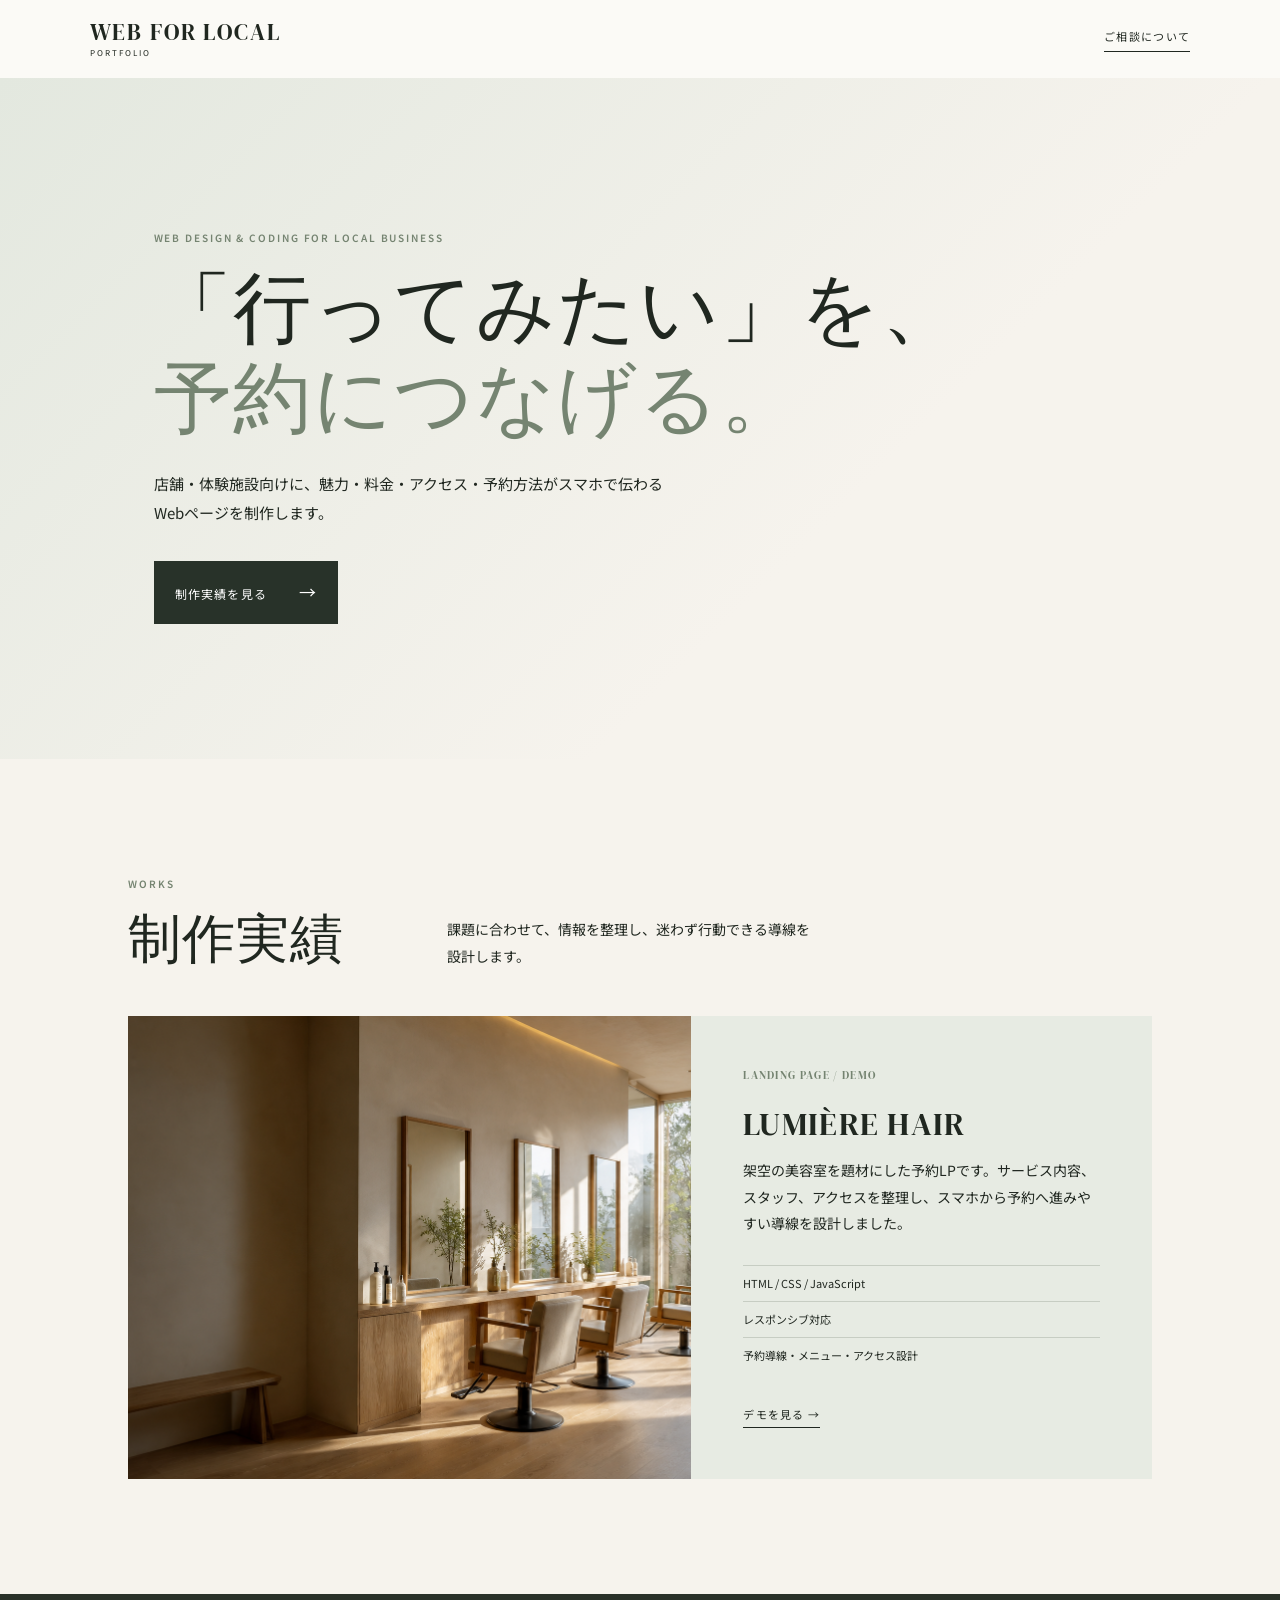
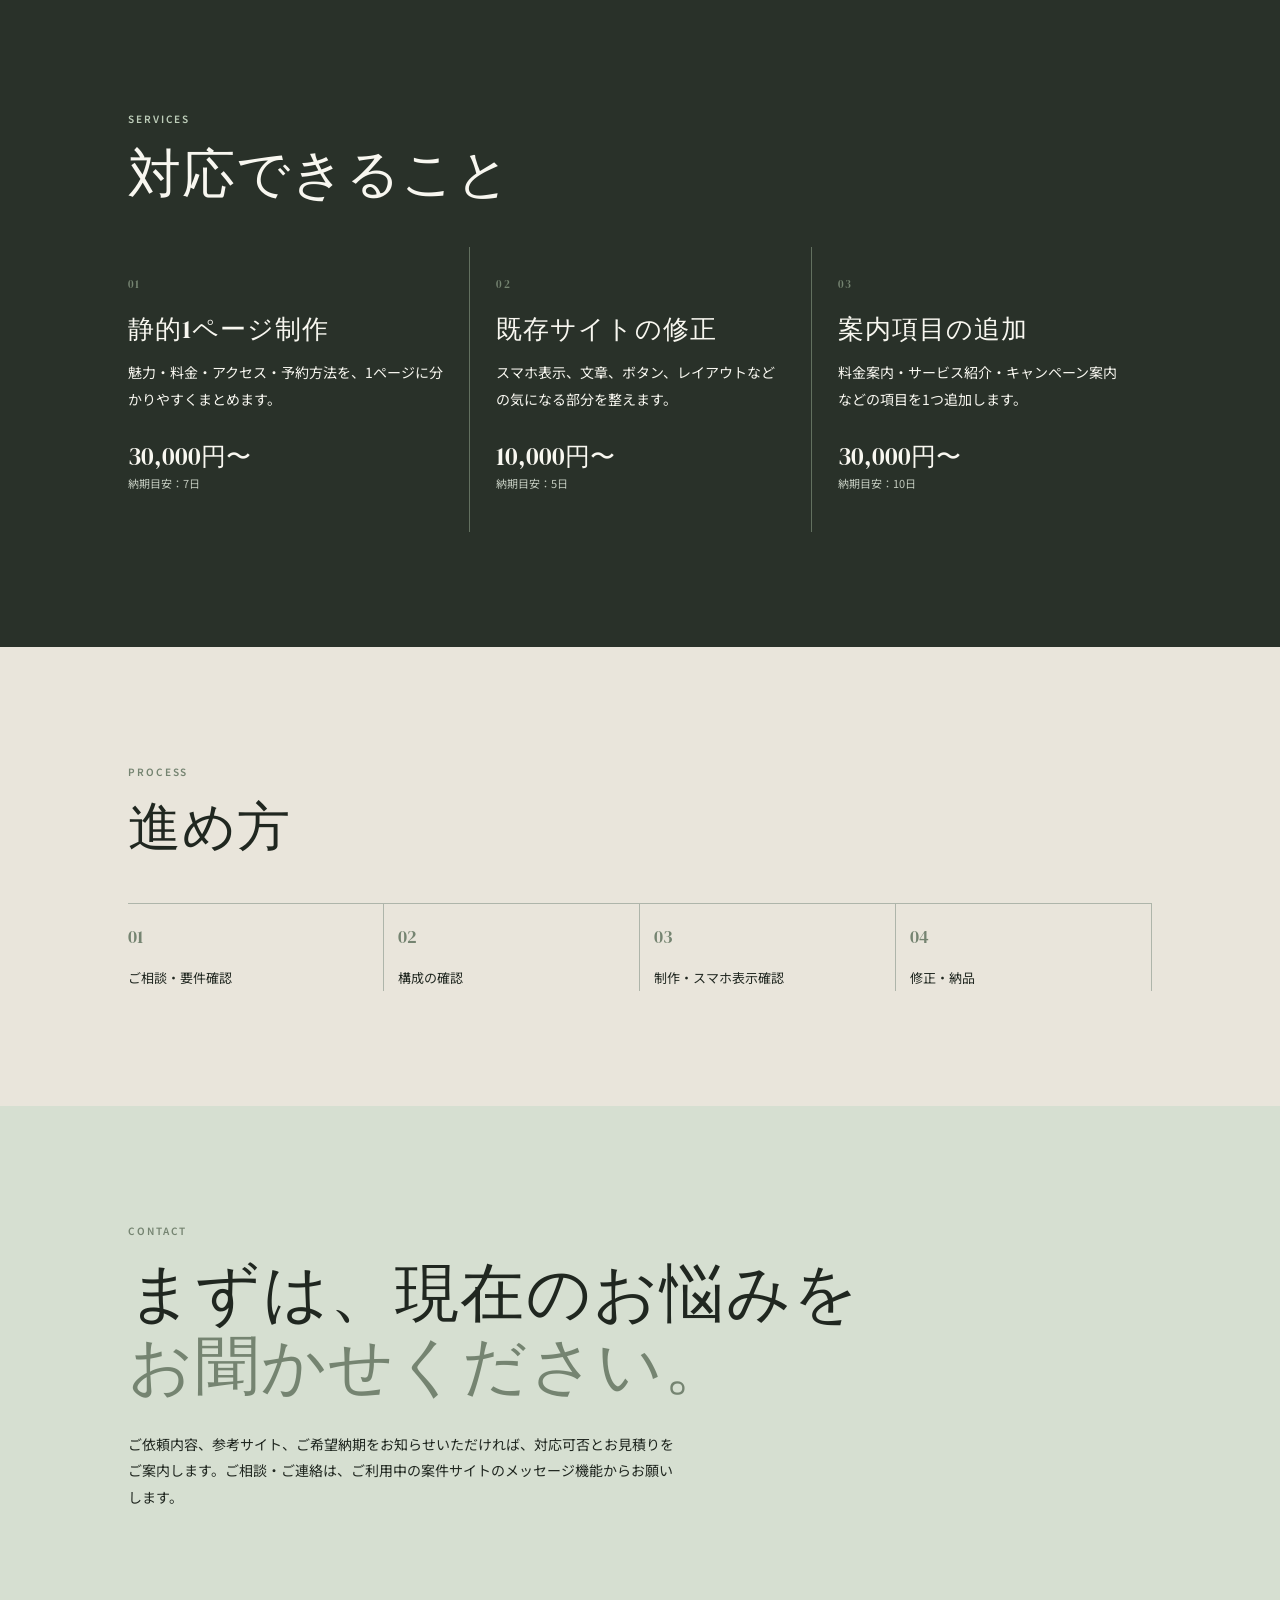
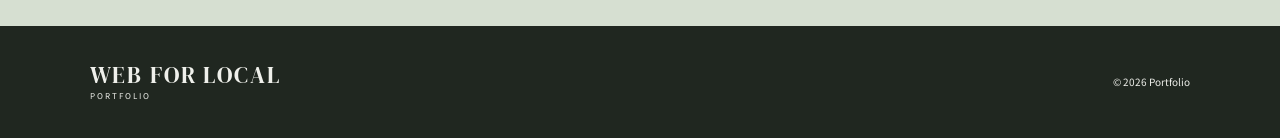
<file: index.html>
<!doctype html>
<html lang="ja">
  <head>
    <meta charset="UTF-8" />
    <meta name="viewport" content="width=device-width, initial-scale=1.0" />
    <meta name="description" content="店舗・体験施設向けの静的1ページ制作とWebサイト修正を行うポートフォリオです。" />
    <title>店舗・体験施設向けWeb制作 | Portfolio</title>
    <link rel="preconnect" href="https://fonts.googleapis.com" />
    <link rel="preconnect" href="https://fonts.gstatic.com" crossorigin />
    <link href="https://fonts.googleapis.com/css2?family=DM+Serif+Display&amp;family=Noto+Sans+JP:wght@400;500;600&amp;display=swap" rel="stylesheet" />
    <link rel="stylesheet" href="style.css" />
  </head>
  <body>
    <header class="header"><a href="#top" class="brand">WEB FOR LOCAL<span>PORTFOLIO</span></a><a class="header-link" href="#contact">ご相談について</a></header>
    <main id="top">
      <section class="hero">
        <p class="eyebrow">WEB DESIGN &amp; CODING FOR LOCAL BUSINESS</p>
        <h1>「行ってみたい」を、<br /><em>予約につなげる。</em></h1>
        <p class="lead">店舗・体験施設向けに、魅力・料金・アクセス・予約方法がスマホで伝わるWebページを制作します。</p>
        <a class="button" href="#works">制作実績を見る <span>→</span></a>
      </section>

      <section class="section" id="works">
        <p class="eyebrow">WORKS</p>
        <div class="section-title"><h2>制作実績</h2><p>課題に合わせて、情報を整理し、迷わず行動できる導線を設計します。</p></div>
        <article class="work-card">
          <img src="assets/salon-hero.png" alt="LUMIÈRE HAIRの美容室LPのヒーローイメージ" />
          <div class="work-copy"><p class="work-type">LANDING PAGE / DEMO</p><h3>LUMIÈRE HAIR</h3><p>架空の美容室を題材にした予約LPです。サービス内容、スタッフ、アクセスを整理し、スマホから予約へ進みやすい導線を設計しました。</p><ul><li>HTML / CSS / JavaScript</li><li>レスポンシブ対応</li><li>予約導線・メニュー・アクセス設計</li></ul><a href="demo/" class="text-link">デモを見る <span>→</span></a></div>
        </article>
      </section>

      <section class="services section">
        <p class="eyebrow">SERVICES</p><h2>対応できること</h2>
        <div class="service-grid">
          <article><p class="number">01</p><h3>静的1ページ制作</h3><p>魅力・料金・アクセス・予約方法を、1ページに分かりやすくまとめます。</p><strong>30,000円〜</strong><span>納期目安：7日</span></article>
          <article><p class="number">02</p><h3>既存サイトの修正</h3><p>スマホ表示、文章、ボタン、レイアウトなどの気になる部分を整えます。</p><strong>10,000円〜</strong><span>納期目安：5日</span></article>
          <article><p class="number">03</p><h3>案内項目の追加</h3><p>料金案内・サービス紹介・キャンペーン案内などの項目を1つ追加します。</p><strong>30,000円〜</strong><span>納期目安：10日</span></article>
        </div>
      </section>

      <section class="process section"><p class="eyebrow">PROCESS</p><h2>進め方</h2><ol><li><span>01</span>ご相談・要件確認</li><li><span>02</span>構成の確認</li><li><span>03</span>制作・スマホ表示確認</li><li><span>04</span>修正・納品</li></ol></section>

      <section class="contact section" id="contact"><p class="eyebrow">CONTACT</p><h2>まずは、現在のお悩みを<br /><em>お聞かせください。</em></h2><p>ご依頼内容、参考サイト、ご希望納期をお知らせいただければ、対応可否とお見積りをご案内します。ご相談・ご連絡は、ご利用中の案件サイトのメッセージ機能からお願いします。</p></section>
    </main>
    <footer><a href="#top" class="brand">WEB FOR LOCAL<span>PORTFOLIO</span></a><p>© 2026 Portfolio</p></footer>
  </body>
</html>
</file>
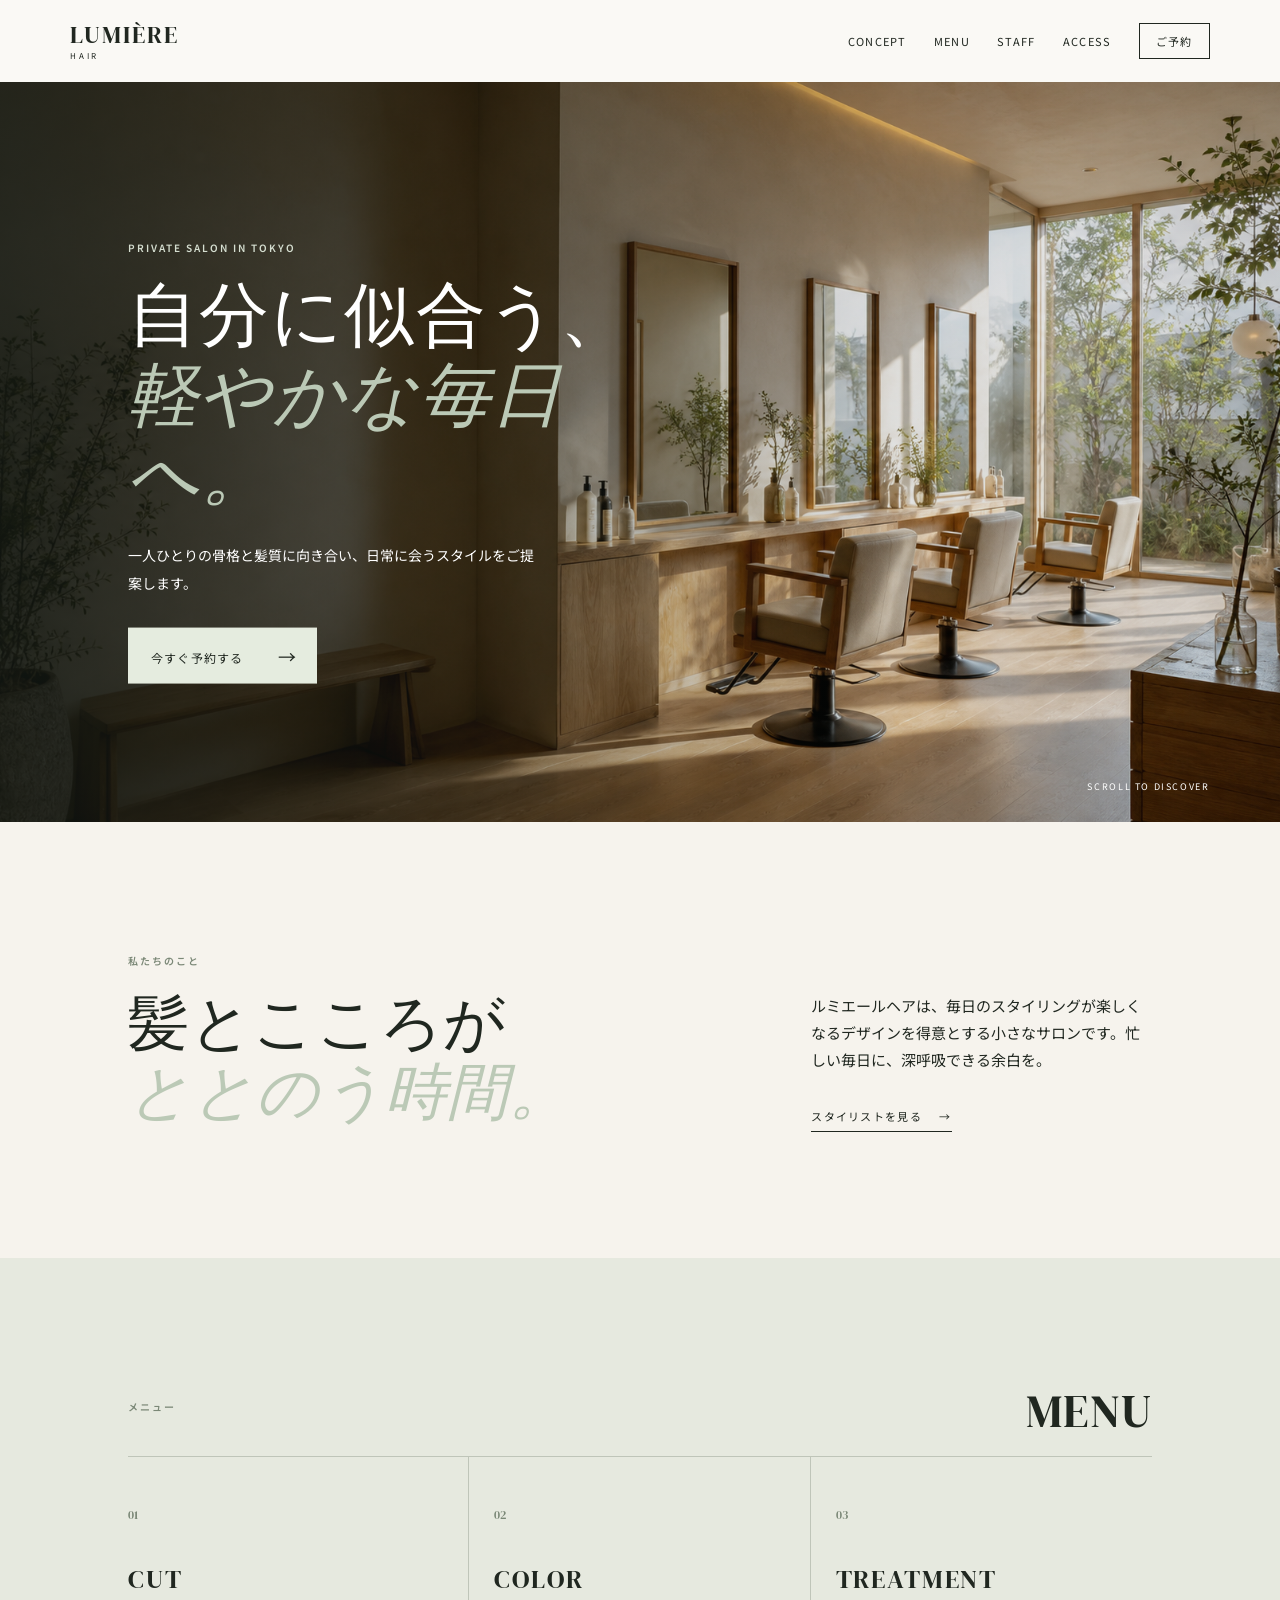
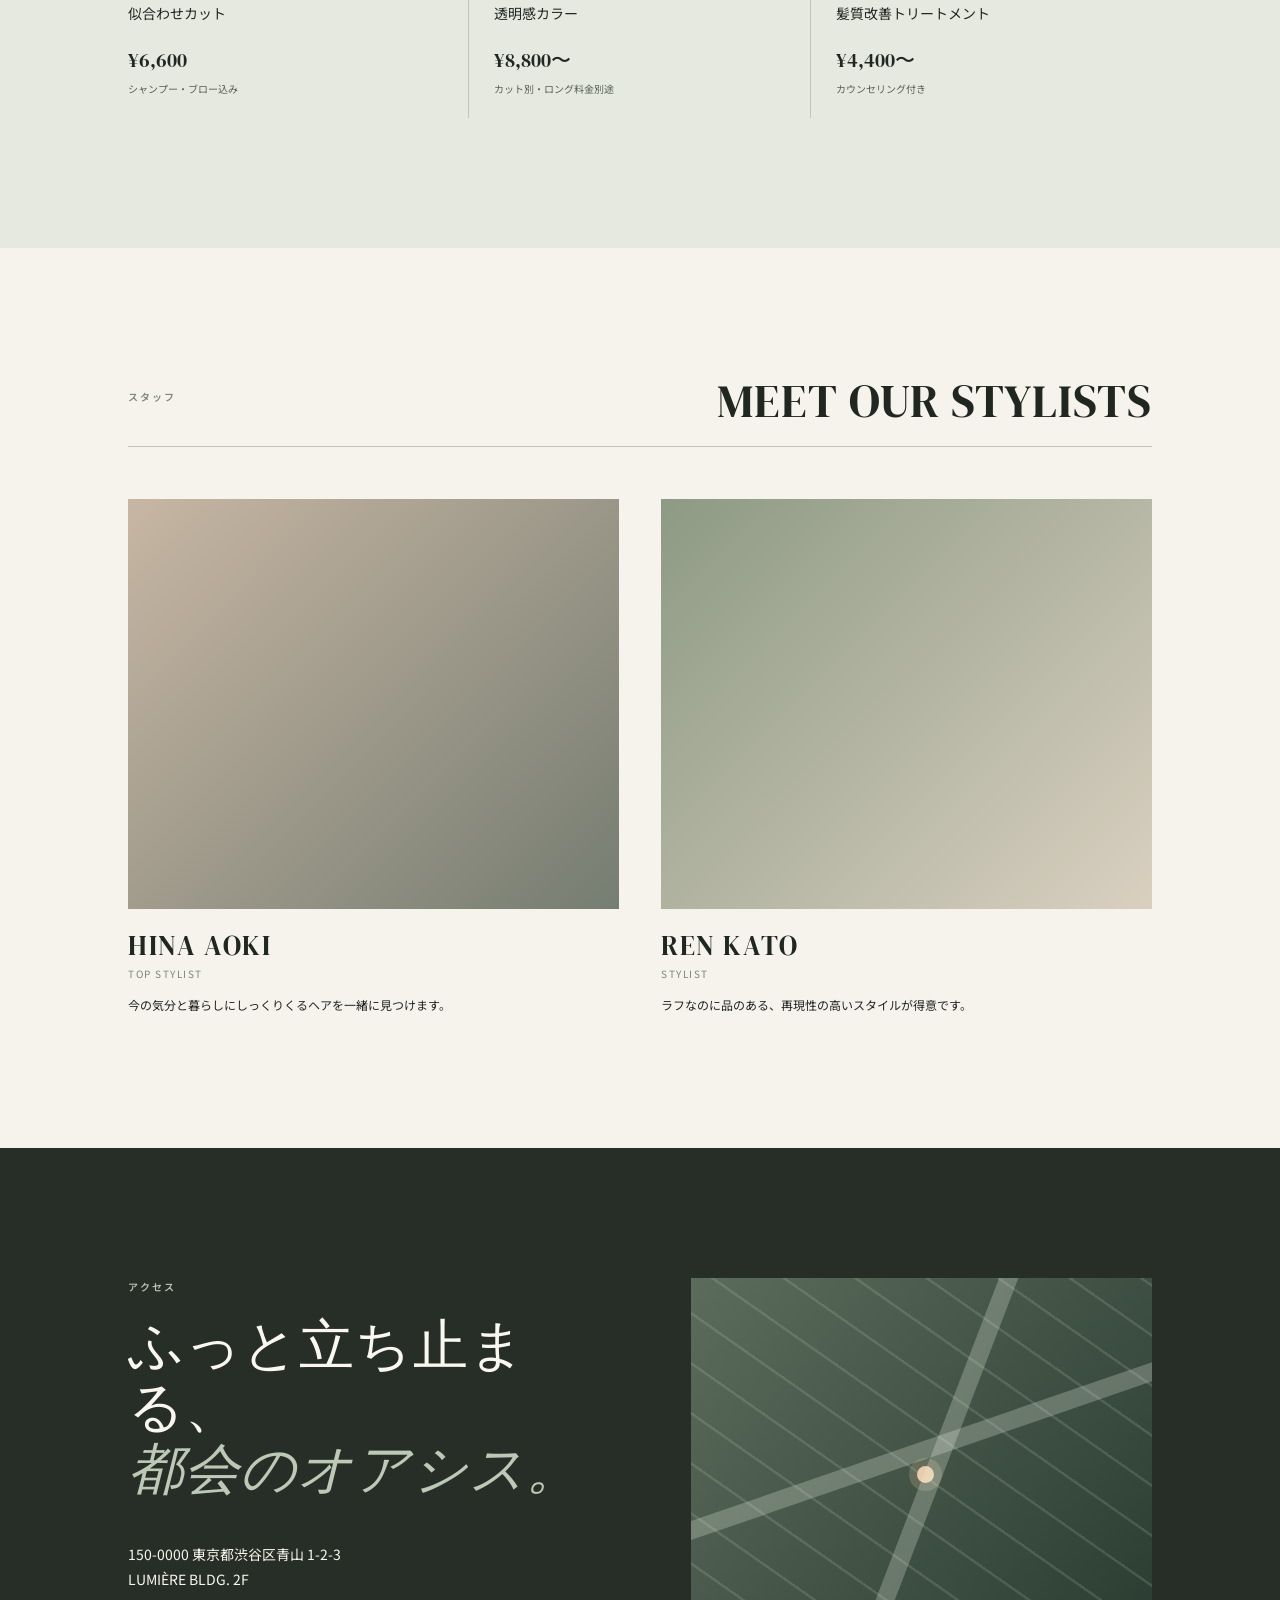
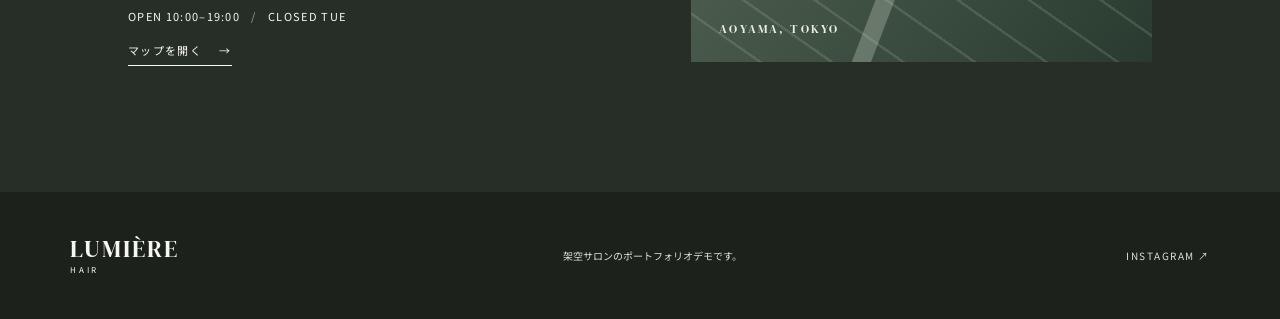
<file: demo/index.html>
<!doctype html>
<html lang="ja">
  <head>
    <meta charset="UTF-8" />
    <meta name="viewport" content="width=device-width, initial-scale=1.0" />
    <meta name="description" content="LUMIÈRE HAIRの架空予約LPデモサイトです。" />
    <title>LUMIÈRE HAIR | 自分に似合う、軽やかな毎日へ。</title>
    <link rel="preconnect" href="https://fonts.googleapis.com" />
    <link rel="preconnect" href="https://fonts.gstatic.com" crossorigin />
    <link href="https://fonts.googleapis.com/css2?family=DM+Serif+Display:ital@0;1&family=Noto+Sans+JP:wght@400;500;600&display=swap" rel="stylesheet" />
    <link rel="stylesheet" href="style.css" />
  </head>
  <body>
    <header class="site-header">
      <a class="logo" href="#top" aria-label="LUMIÈRE HAIR トップへ">LUMIÈRE<span>HAIR</span></a>
      <button class="nav-toggle" aria-label="メニューを開く" aria-expanded="false"><span></span><span></span></button>
      <nav class="nav" aria-label="メインメニュー">
        <a href="#concept">CONCEPT</a><a href="#menu">MENU</a><a href="#staff">STAFF</a><a href="#access">ACCESS</a>
        <button class="nav-reserve js-reserve">ご予約</button>
      </nav>
    </header>

    <main id="top">
      <section class="hero">
        <img src="../assets/salon-hero.png" alt="自然光が入る架空の美容室内装" />
        <div class="hero-shade"></div>
        <div class="hero-copy">
          <p class="eyebrow">PRIVATE SALON IN TOKYO</p>
          <h1>自分に似合う、<br /><em>軽やかな毎日へ。</em></h1>
          <p>一人ひとりの骨格と髪質に向き合い、日常に会うスタイルをご提案します。</p>
          <button class="primary-button js-reserve">今すぐ予約する <span>→</span></button>
        </div>
        <p class="scroll-note">SCROLL TO DISCOVER</p>
      </section>

      <section id="concept" class="concept section">
        <p class="eyebrow">私たちのこと</p>
        <div class="two-col">
          <h2>髪とこころが<br /><em>ととのう時間。</em></h2>
          <div><p>ルミエールヘアは、毎日のスタイリングが楽しくなるデザインを得意とする小さなサロンです。忙しい毎日に、深呼吸できる余白を。</p><a class="text-link" href="#staff">スタイリストを見る <span>→</span></a></div>
        </div>
      </section>

      <section id="menu" class="menu section">
        <div class="section-heading"><p class="eyebrow">メニュー</p><h2>MENU</h2></div>
        <div class="menu-grid">
          <article><p class="menu-no">01</p><h3>CUT</h3><p>似合わせカット</p><strong>¥6,600</strong><span>シャンプー・ブロー込み</span></article>
          <article><p class="menu-no">02</p><h3>COLOR</h3><p>透明感カラー</p><strong>¥8,800〜</strong><span>カット別・ロング料金別途</span></article>
          <article><p class="menu-no">03</p><h3>TREATMENT</h3><p>髪質改善トリートメント</p><strong>¥4,400〜</strong><span>カウンセリング付き</span></article>
        </div>
      </section>

      <section id="staff" class="staff section">
        <div class="section-heading"><p class="eyebrow">スタッフ</p><h2>MEET OUR STYLISTS</h2></div>
        <div class="staff-grid">
          <article><div class="portrait portrait-one"></div><h3>HINA AOKI</h3><p>TOP STYLIST</p><span>今の気分と暮らしにしっくりくるヘアを一緒に見つけます。</span></article>
          <article><div class="portrait portrait-two"></div><h3>REN KATO</h3><p>STYLIST</p><span>ラフなのに品のある、再現性の高いスタイルが得意です。</span></article>
        </div>
      </section>

      <section id="access" class="access section">
        <div><p class="eyebrow">アクセス</p><h2>ふっと立ち止まる、<br /><em>都会のオアシス。</em></h2><p class="address">150-0000 東京都渋谷区青山 1-2-3<br />LUMIÈRE BLDG. 2F</p><p class="hours">OPEN 10:00–19:00 <span>/</span> CLOSED TUE</p><a class="text-link" href="https://www.google.com/maps/search/?api=1&query=%E6%B8%8B%E8%B0%B7%E5%8C%BA%E9%9D%92%E5%B1%B1" target="_blank" rel="noreferrer">マップを開く <span>→</span></a></div>
        <div class="map-card"><div class="map-dot"></div><span>AOYAMA, TOKYO</span></div>
      </section>
    </main>

    <footer><a class="logo" href="#top">LUMIÈRE<span>HAIR</span></a><p>架空サロンのポートフォリオデモです。</p><a href="https://www.instagram.com/" target="_blank" rel="noreferrer">INSTAGRAM ↗</a></footer>

    <dialog class="reserve-dialog" aria-labelledby="reserve-title">
      <button class="close-dialog" aria-label="閉じる">×</button><p class="eyebrow">RESERVATION DEMO</p><h2 id="reserve-title">ご予約のお問い合わせ</h2><p>このボタンはポートフォリオ用のデモです。実際のサイトでは、ここに予約システムまたはフォームを接続します。</p><button class="primary-button close-dialog">閉じる</button>
    </dialog>
    <script src="script.js"></script>
  </body>
</html>
</file>
<file: style.css>
:root{--ink:#202720;--paper:#f6f3ed;--sage:#758471;--line:#d7d5cd;--serif:"DM Serif Display",serif;--sans:"Noto Sans JP",sans-serif}*{box-sizing:border-box}html{scroll-behavior:smooth}body{margin:0;color:var(--ink);background:var(--paper);font-family:var(--sans);font-size:14px;line-height:1.9}.header{height:78px;padding:0 7vw;display:flex;justify-content:space-between;align-items:center;background:#fbfaf6}.brand{font:23px/1 var(--serif);letter-spacing:.08em;color:var(--ink);text-decoration:none}.brand span{display:block;margin-top:5px;font:8px/1 var(--sans);letter-spacing:.25em}.header-link,.text-link{color:var(--ink);font-size:11px;letter-spacing:.12em;text-decoration:none;border-bottom:1px solid currentColor;padding-bottom:5px}.hero{padding:150px 12vw 135px;background:linear-gradient(135deg,#e3e8df,#f6f3ed 65%)}.eyebrow{margin:0 0 16px;color:var(--sage);font-size:10px;font-weight:600;letter-spacing:.19em}.hero h1,.section h2{margin:0;font:clamp(44px,6.2vw,78px)/1.15 var(--serif);font-weight:400;letter-spacing:.02em}.hero h1 em,.contact h2 em{color:var(--sage);font-style:normal}.lead{max-width:510px;margin:28px 0 34px;font-size:15px}.button{display:inline-block;background:#283229;color:#fff;padding:15px 21px;text-decoration:none;font-size:12px;letter-spacing:.1em}.button span{margin-left:28px;font-size:17px}.section{padding:115px 10vw}.section-title{display:flex;gap:8vw;align-items:end;margin-bottom:46px}.section-title h2{font-size:53px}.section-title p{max-width:370px;margin:0}.work-card{display:grid;grid-template-columns:1.1fr .9fr;background:#e7ebe3}.work-card img{display:block;width:100%;height:100%;min-height:420px;object-fit:cover}.work-copy{padding:52px}.work-type,.number{margin:0;color:var(--sage);font:11px var(--serif);letter-spacing:.12em}.work-copy h3,.service-grid h3{margin:22px 0 13px;font:32px/1.2 var(--serif);letter-spacing:.04em}.work-copy ul{padding:0;list-style:none;margin:28px 0}.work-copy li{border-top:1px solid #c7cdc3;padding:7px 0;font-size:11px}.services{background:#293129;color:#f8f7f0}.services .eyebrow{color:#bdcdb9}.services h2,.process h2{font-size:53px}.service-grid{display:grid;grid-template-columns:repeat(3,1fr);margin-top:42px}.service-grid article{min-height:285px;padding:30px 26px;border-left:1px solid #62705f}.service-grid article:first-child{padding-left:0;border-left:0}.service-grid h3{font-size:26px}.service-grid strong,.service-grid span{display:block}.service-grid strong{margin-top:27px;font:25px var(--serif)}.service-grid span{font-size:11px;color:#c3cbbf}.process{background:#e9e5db}.process ol{display:grid;grid-template-columns:repeat(4,1fr);margin:45px 0 0;padding:0;list-style:none;border-top:1px solid #aeb5aa}.process li{padding:20px 14px 0;border-right:1px solid #aeb5aa;font-size:13px}.process li:first-child{padding-left:0}.process span{display:block;margin-bottom:17px;color:var(--sage);font:18px var(--serif)}.contact{background:#d6dfd1}.contact h2{font-size:clamp(37px,5vw,65px)}.contact>p:last-child{max-width:550px;margin:28px 0 0}footer{display:flex;justify-content:space-between;align-items:center;padding:38px 7vw;background:#202720;color:#eff0eb}footer .brand{color:#eff0eb}footer p{margin:0;font-size:10px}@media(max-width:700px){.header{height:68px;padding:0 24px}.hero{padding:95px 25px}.hero h1{font-size:47px}.section{padding:75px 25px}.section-title,.work-card{display:block}.section-title h2,.services h2,.process h2{font-size:42px}.section-title p{margin-top:20px}.work-card img{min-height:260px}.work-copy{padding:34px 25px}.service-grid,.process ol{grid-template-columns:1fr}.service-grid article,.service-grid article:first-child{min-height:0;padding:26px 0;border-left:0;border-top:1px solid #62705f}.process li,.process li:first-child{padding:16px 0;border-right:0;border-bottom:1px solid #aeb5aa}.process li span{display:inline-block;margin:0 17px 0 0}.contact h2{font-size:42px}footer{padding:30px 25px;align-items:flex-start;gap:18px;flex-direction:column}}
</file>
<file: demo/style.css>
:root{--ink:#202720;--paper:#f6f3ed;--sage:#7b8877;--line:#dcd8cf;--serif:"DM Serif Display",serif;--sans:"Noto Sans JP",sans-serif}*{box-sizing:border-box}html{scroll-behavior:smooth}body{margin:0;background:var(--paper);color:var(--ink);font-family:var(--sans);font-size:14px;line-height:1.8}.site-header{height:82px;padding:0 5.5vw;display:flex;align-items:center;justify-content:space-between;background:#faf9f5;position:sticky;top:0;z-index:10}.logo{font:24px/1 var(--serif);letter-spacing:.08em;color:var(--ink);text-decoration:none}.logo span{display:block;font:8px/1 var(--sans);letter-spacing:.32em;margin-top:5px}.nav{display:flex;align-items:center;gap:27px}.nav a,.nav-reserve{font:11px var(--sans);letter-spacing:.12em;color:var(--ink);text-decoration:none;background:none;border:0;cursor:pointer}.nav-reserve{border:1px solid var(--ink);padding:9px 16px}.nav-toggle{display:none}.hero{height:min(740px,calc(100vh - 82px));min-height:570px;position:relative;color:#fff;overflow:hidden}.hero img,.hero-shade{position:absolute;inset:0;width:100%;height:100%;object-fit:cover}.hero-shade{background:linear-gradient(90deg,rgba(21,28,22,.7),rgba(21,28,22,.12) 70%)}.hero-copy{position:absolute;left:10vw;top:50%;transform:translateY(-48%);max-width:570px}.eyebrow{margin:0 0 18px;color:var(--sage);font-size:10px;font-weight:600;letter-spacing:.2em}.hero .eyebrow{color:#d5ded0}.hero h1,.concept h2,.access h2{margin:0;font:clamp(40px,5.5vw,76px)/1.13 var(--serif);letter-spacing:.02em;font-weight:400}.hero h1 em,.concept h2 em,.access h2 em{color:#bbc9b6;font-weight:400}.hero-copy>p:not(.eyebrow){max-width:410px;margin:27px 0 31px;font-size:14px;line-height:2}.primary-button{border:0;background:#e5ecdf;color:var(--ink);padding:15px 20px 15px 23px;font:12px var(--sans);letter-spacing:.1em;cursor:pointer}.primary-button span{padding-left:30px;font-size:18px;vertical-align:-1px}.scroll-note{position:absolute;bottom:27px;right:5.5vw;margin:0;font-size:9px;letter-spacing:.18em}.section{padding:130px 10vw}.two-col{display:grid;grid-template-columns:1.25fr .75fr;gap:9vw;align-items:start}.concept h2{font-size:clamp(38px,4.8vw,65px)}.concept .two-col>div>p{margin:4px 0 30px;font-size:15px}.text-link{color:var(--ink);font-size:11px;letter-spacing:.12em;text-decoration:none;border-bottom:1px solid var(--ink);padding-bottom:7px}.text-link span{padding-left:14px}.menu{background:#e6e9df}.section-heading{display:flex;align-items:end;justify-content:space-between;border-bottom:1px solid #bfc5b9;padding-bottom:22px}.section-heading h2{margin:0;font:46px/1 var(--serif);letter-spacing:.02em}.menu-grid{display:grid;grid-template-columns:repeat(3,1fr);gap:0}.menu-grid article{padding:38px 25px 20px;border-right:1px solid #bfc5b9;min-height:260px}.menu-grid article:first-child{padding-left:0}.menu-grid article:last-child{border:0}.menu-no{color:var(--sage);font:12px var(--serif)}.menu-grid h3{margin:38px 0 4px;font:26px var(--serif);letter-spacing:.07em}.menu-grid article>p:not(.menu-no){margin:0}.menu-grid strong{display:block;margin-top:20px;font:20px var(--serif)}.menu-grid span{display:block;margin-top:6px;color:#586057;font-size:10px}.staff-grid{display:grid;grid-template-columns:repeat(2,1fr);gap:42px;margin-top:52px}.portrait{height:410px;background-size:cover;background-position:center}.portrait-one{background:linear-gradient(135deg,#c7b6a3,#6d776c 110%)}.portrait-two{background:linear-gradient(135deg,#8d9a84,#e1d5c6 110%)}.staff h3{margin:18px 0 0;font:27px var(--serif);letter-spacing:.06em}.staff article>p{margin:1px 0 9px;color:var(--sage);font-size:10px;letter-spacing:.15em}.staff article>span{font-size:12px}.access{display:grid;grid-template-columns:1fr 1fr;gap:8vw;background:#262e27;color:#f9f7f0}.access .eyebrow{color:#b7c6b3}.access h2{font-size:clamp(35px,4.3vw,60px)}.address{margin-top:42px;font-size:14px}.hours{font-size:11px;letter-spacing:.12em}.hours span{padding:0 8px;color:#9aaa96}.access .text-link{color:#f9f7f0;border-color:#f9f7f0}.map-card{position:relative;min-height:375px;background:repeating-linear-gradient(35deg,transparent 0 38px,rgba(220,233,214,.14) 39px 41px),linear-gradient(130deg,#5b6c5c,#293b30);overflow:hidden}.map-card:before,.map-card:after{content:"";position:absolute;background:rgba(234,241,226,.25)}.map-card:before{width:140%;height:18px;left:-30%;top:47%;transform:rotate(-19deg)}.map-card:after{width:18px;height:130%;left:51%;top:-15%;transform:rotate(21deg)}.map-dot{position:absolute;top:49%;left:49%;height:17px;width:17px;border-radius:50%;background:#e9cdaa;box-shadow:0 0 0 8px rgba(233,205,170,.2)}.map-card span{position:absolute;bottom:25px;left:28px;color:#e7eee3;font:12px var(--serif);letter-spacing:.18em}footer{padding:45px 5.5vw;display:flex;align-items:center;justify-content:space-between;background:#1c211c;color:#dce0d7}footer .logo{color:#f7f7f1}footer p{font-size:10px;margin:0}footer>a:not(.logo){color:#dce0d7;font-size:10px;letter-spacing:.15em;text-decoration:none}.reserve-dialog{width:min(470px,calc(100% - 32px));border:0;padding:48px;background:#f8f6f0;color:var(--ink);box-shadow:0 20px 50px rgba(0,0,0,.25)}.reserve-dialog::backdrop{background:rgba(19,25,20,.65)}.reserve-dialog h2{font:34px/1.25 var(--serif);margin:0 0 19px}.reserve-dialog p:not(.eyebrow){margin-bottom:28px}.close-dialog{position:absolute;right:16px;top:12px;border:0;background:none;font-size:28px;cursor:pointer}@media(max-width:700px){.site-header{height:68px;padding:0 24px}.nav-toggle{display:flex;flex-direction:column;gap:5px;border:0;background:none}.nav-toggle span{display:block;width:23px;height:1px;background:var(--ink)}.nav{display:none;position:absolute;top:68px;left:0;right:0;padding:22px 24px;background:#faf9f5;flex-direction:column;align-items:flex-start;gap:20px}.nav.open{display:flex}.hero{height:calc(100vh - 68px);min-height:550px}.hero-copy{left:25px;right:25px;top:51%;max-width:400px}.hero h1{font-size:48px}.hero-copy>p:not(.eyebrow){font-size:13px}.scroll-note{right:24px}.section{padding:78px 25px}.two-col,.access{grid-template-columns:1fr;gap:39px}.concept h2,.access h2{font-size:43px}.section-heading h2{font-size:35px}.menu-grid{grid-template-columns:1fr}.menu-grid article,.menu-grid article:first-child{padding:25px 0;border-right:0;border-bottom:1px solid #bfc5b9;min-height:auto}.menu-grid article:last-child{border-bottom:0}.menu-grid h3{margin:15px 0 4px}.staff-grid{grid-template-columns:1fr;gap:42px}.portrait{height:340px}.access{gap:60px}.map-card{min-height:260px}footer{padding:35px 25px;align-items:flex-start;gap:23px;flex-direction:column}}
</file>
